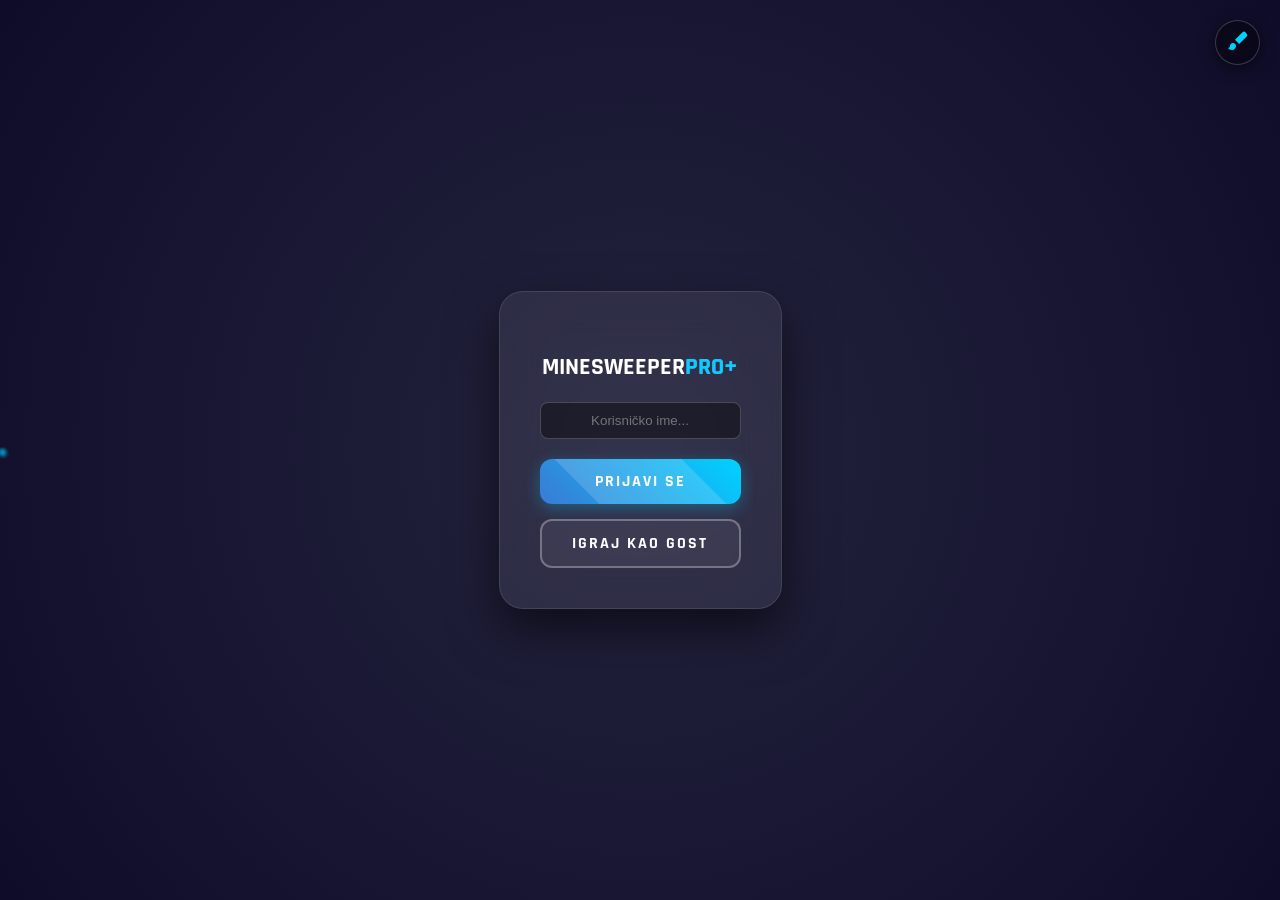
<file: index.html>
<!--MINESWEEPER PRO+ - MAIN GAME INTERFACE
   Glavna HTML struktura igre. Sadrži navigaciju, HUD, board, menije i modale. -->

<!DOCTYPE html>
<html lang="hr">
<head>
    <meta charset="UTF-8">
    <meta name="viewport" content="width=device-width, initial-scale=1.0">
    <title>Minesweeper Pro+</title>
    <link href="https://fonts.googleapis.com/css2?family=Orbitron:wght@400;700&family=Rajdhani:wght@500;700&display=swap" rel="stylesheet">
    <link rel="stylesheet" href="css/base.css?v=3.0">
    <link rel="stylesheet" href="css/buttons.css?v=3.0">
    <link rel="stylesheet" href="css/game.css?v=3.0">
    <link rel="stylesheet" href="css/animations.css?v=3.0">
    <link rel="stylesheet" href="css/themes.css?v=3.0">
    <link rel="stylesheet" href="css/friv.css?v=3.0">
    <link rel="icon" type="image/svg+xml" href="svg/icons/ikona.svg">
</head>
<body oncontextmenu="return false;">

    <div id="bg-effects"></div>

    <div class="container">
        <section id="auth-card" class="card">
            <h1>MINESWEEPER<span class="glitch">PRO+</span></h1>
            <div class="input-group">
                <input type="text" id="username-input" placeholder="Korisničko ime..." class="input-field" maxlength="15">

            </div>
            <div class="menu-buttons">
                <button class="btn btn-primary" onclick="login()">
                    <span class="btn-text">PRIJAVI SE</span>
                    <div class="btn-hover-effect"></div>
                </button>
                <button class="btn" onclick="playAsGuest()">IGRAJ KAO GOST</button>
            </div>
        </section>

        <button class="btn-theme-picker" onclick="openThemeModal()" title="Promijeni temu dizajna">
            <span data-svg="brush" data-width="24" data-height="24"></span>
        </button>

        <section id="menu" class="card hidden">
            <div class="profile-summary">
                <h2 id="welcome-msg">Dobrodošli, Agent</h2>
                <div class="global-stats">
                    <span class="stat-item">Ukupno mina: <b id="total-mines-stat">0</b></span>
                </div>
            </div>
            
            <div class="settings-group">
                <div class="selection-wrapper">
                    <label for="difficulty-select">OPERATIVNA TEŽINA</label>
                    <select id="difficulty-select" class="input-field" onchange="toggleCustom()">
                        <option value="easy">Easy (6x6)</option>
                        <option value="medium" selected>Medium (10x10)</option>
                        <option value="hard">Hard (15x15)</option>
                        <option value="impossible">Impossible (20x20)</option>
                        <option value="custom">Custom Mode</option>
                    </select>
                </div>
                
                <div id="custom-inputs" class="custom-grid-setup hidden">
                    <div class="mini-input">
                        <label>Veličina</label>
                        <input type="number" id="custom-size" value="10" min="5" max="30" class="input-field">
                    </div>
                    <div class="mini-input">
                        <label>Mine</label>
                        <input type="number" id="custom-mines" value="15" min="1" class="input-field">
                    </div>
                </div>
            </div>

            <div class="friv-grid-container section-divider">
                <h3 class="section-title">ODABERI IGRU</h3>
                <div class="friv-grid">
                    <div class="friv-tile career" onclick="startGame('Career')">
                        <span data-svg="trophy" data-width="36" data-height="36" class="tile-icon"></span>
                        <span class="tile-title">Karijera</span>
                    </div>
                    <div class="friv-tile training" onclick="startGame('Training')">
                        <span data-svg="target" data-width="36" data-height="36" class="tile-icon"></span>
                        <span class="tile-title">Trening</span>
                    </div>
                    <div class="friv-tile daily" onclick="startGame('Daily')">
                        <span data-svg="bell" data-width="36" data-height="36" class="tile-icon"></span>
                        <span class="tile-title">Dnevni<br>Izazov</span>
                    </div>
                    <div class="friv-tile minedash" onclick="startGame('MineDash')">
                        <span data-svg="stopwatch" data-width="36" data-height="36" class="tile-icon"></span>
                        <span class="tile-title">Mine Dash</span>
                    </div>
                    <div class="friv-tile treasure" onclick="startGame('TreasureHunter')">
                        <span data-svg="coin" data-width="36" data-height="36" class="tile-icon"></span>
                        <span class="tile-title">Treasure</span>
                    </div>
                    <div class="friv-tile chain" onclick="startGame('ChainReaction')">
                        <span data-svg="explosion" data-width="36" data-height="36" class="tile-icon"></span>
                        <span class="tile-title">Chain React</span>
                    </div>
                    <div class="friv-tile zen" onclick="startGame('ZenMode')">
                        <span data-svg="check" data-width="36" data-height="36" class="tile-icon"></span>
                        <span class="tile-title">Zen Vrt</span>
                    </div>
                    <div class="friv-tile fog" onclick="startGame('Fog')">
                        <span data-svg="flag" data-width="36" data-height="36" class="tile-icon"></span>
                        <span class="tile-title">Magla</span>
                    </div>
                </div>
            </div>
            <div id="shop-section" class="section-divider">
                <h3 class="section-title gold">
                    CRNO TRŽIŠTE 
                    <span class="coins-container">
                        <span id="coins-display">0</span> 
                        <span data-svg="coin" data-width="18" data-height="18" data-class="svg-coin"></span>
                    </span>
                </h3>
                <div class="perk-btn-group">
                    <button class="btn btn-small btn-perk" onclick="requestPerk('radar', 50)">
                        RADAR (50 <span data-svg="coin" data-width="14" data-height="14"></span>)
                    </button>
                    <button class="btn btn-small btn-perk" onclick="requestPerk('defuse', 100)">
                        DEFUSE KIT (100 <span data-svg="coin" data-width="14" data-height="14"></span>)
                    </button>
                </div>
            </div>
            
            <p id="high-level-display" class="career-status"></p>
            
            <div id="leaderboard-section" class="section-divider">
                <h3 class="section-title gold">TOP 10 AGENTA</h3>
                <ul id="leaderboard-list" class="leaderboard-list">
                    <li class="leaderboard-empty">Učitavanje...</li>
                </ul>
            </div>
        </section>

        <header id="hud" class="card hidden">
            <div class="hud-content">
                <div class="hud-user">
                    <span class="label">AGENT:</span>
                    <span id="current-user" class="value"></span>
                </div>
                <div class="hud-main-stats">
                    <div class="stat">
                        <span class="label">LVL</span>
                        <span id="level-val" class="value">1</span>
                    </div>
                    <div class="stat">
                        <span class="label">MINES</span>
                        <span id="mine-val" class="value">0</span>
                    </div>
                    <div class="stat">
                        <span class="label">APM</span>
                        <span id="apm-val" class="value">0</span>
                    </div>
                    <div class="stat">
                        <span class="label">TIME</span>
                        <span id="timer-val" class="value">00:00</span>
                    </div>
                </div>
                <button class="btn-exit" onclick="confirmExit()" title="Prekini misiju">×</button>
            </div>
        </header>

        <main id="game-container" class="hidden">
            <div id="game-scroll-wrapper">
                <div id="game"></div>
            </div>
        </main>
    </div>

    <!-- Modali i Top-level elementi (izvan container-a za z-index) -->
    <div id="message-overlay" class="overlay hidden">
        <div class="overlay-content card">
            <div class="icon-box" id="result-icon"></div>
            <h2 id="overlay-title">POBJEDA</h2>
            <p id="overlay-text">Sva polja su uspješno dekodirana.</p>
            <div class="reward-info hidden" id="reward-box">
                +1 Career Level
            </div>
            <button class="btn btn-primary" onclick="closeOverlay()">NASTAVI</button>
        </div>
    </div>

    <!-- Modal za potvrdu kupnje Perka -->
    <div id="perk-modal" class="overlay hidden">
        <div class="overlay-content card">
            <h2 id="perk-title">POWER-UP</h2>
            <p id="perk-desc">Opis moći...</p>
            <div id="perk-price-tag">Cijena: <span id="perk-cost">0</span> <span data-svg="coin" data-width="20" data-height="20" style="vertical-align: middle;"></span></div>
            <div class="perk-actions">
                <button class="btn btn-primary" id="perk-confirm-btn">KUPI</button>
                <button class="btn btn-secondary" onclick="closePerkModal()">ODUSTANI</button>
            </div>
        </div>
    </div>

    <!-- Modal za Theme Picker -->
    <div id="theme-modal" class="overlay hidden">
        <div class="overlay-content card" style="max-width: 400px;">
            <h2>DIZAJN TERMInALA</h2>
            <p>Odaberi vizualni stil svog sustava:</p>
            <div style="display:grid; grid-template-columns: repeat(2, 1fr); gap: 10px; margin: 20px 0;">
                <button class="btn btn-small btn-secondary" onclick="setUserTheme('classic')">Classic</button>
                <button class="btn btn-small btn-secondary" onclick="setUserTheme('cyberpunk')">Cyberpunk</button>
                <button class="btn btn-small btn-secondary" onclick="setUserTheme('matrix')">Matrix</button>
                <button class="btn btn-small btn-secondary" onclick="setUserTheme('retro')">Retro Win95</button>
                <button class="btn btn-small btn-secondary" onclick="setUserTheme('neon')">Neon</button>
                <button class="btn btn-small btn-secondary" onclick="setUserTheme('summer')">Ljeto</button>
                <button class="btn btn-small btn-secondary" onclick="setUserTheme('spring')">Proljeće</button>
                <button class="btn btn-small btn-secondary" onclick="setUserTheme('ocean')">Ocean</button>
                <button class="btn btn-small btn-secondary" onclick="setUserTheme('mars')">Mars</button>
                <button class="btn btn-small btn-secondary" onclick="setUserTheme('midnight')">Midnight</button>
                <button class="btn btn-small btn-secondary" onclick="setUserTheme('nature')">Nature</button>
                <button class="btn btn-small btn-secondary" onclick="setUserTheme('sunset')">Sunset</button>
            </div>
            <button class="btn btn-primary" onclick="closeThemeModal()">ZATVORI</button>
        </div>
    <!-- Modal za potvrdu (Confirm) -->
    <div id="confirm-modal" class="overlay hidden">
        <div class="overlay-content card pulse-anim" style="max-width: 350px;">
            <div id="confirm-icon" style="margin-bottom: 15px;"></div>
            <h2 id="confirm-title">POTVRDI AKCIJU</h2>
            <p id="confirm-msg" style="margin: 15px 0;"></p>
            <div class="perk-actions">
                <button id="confirm-cancel-btn" class="btn btn-secondary">ODUSTANI</button>
                <button id="confirm-ok-btn" class="btn btn-primary">POTVRDI</button>
            </div>
        </div>
    </div>

    <div id="notification-container"></div>
    
    <script src="js/notifier.js?v=3.5"></script>
    <script src="js/svg-loader.js?v=3.5"></script>
    <script src="js/globals.js?v=3.5"></script>
    <script src="js/api.js?v=3.5"></script>
    <script src="js/ui.js?v=3.5"></script>
    <script src="js/timer.js?v=3.5"></script>
    <script src="js/game.js?v=3.5"></script>
    <script src="js/cheats.js?v=3.5"></script>
</body>
</html>
</file>
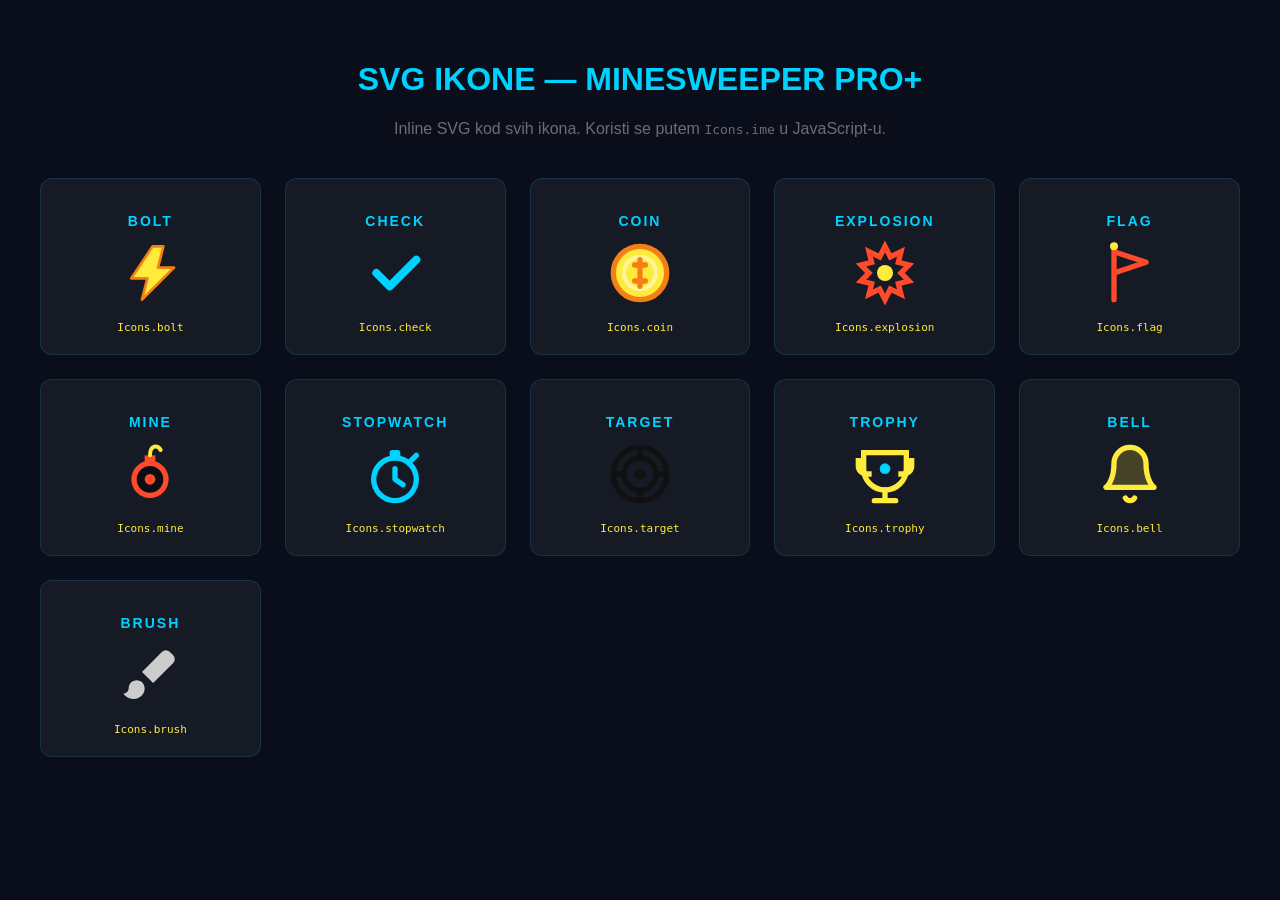
<file: svg-icons.html>
<!-- /* 
   MINESWEEPER PRO+ - SVG ICON LIBRARY
   Ova datoteka sadrži kompletan SVG kod svih ikona korištenih u igri.
   Ikone su optimizirane za brzu integraciju putem svg-loader.js.
*/ -->

<!DOCTYPE html>
<html lang="hr">
<head>
    <meta charset="UTF-8">
    <title>SVG Ikone - Minesweeper Pro+</title>
    <style>
        /* ===== SVG IKONE KOD ===== */
        /* Ova stranica sadrži SVG inline kod svih ikona korištenih u igri.
           Svaka ikona se poziva pomoću njenog ID-a preko svg-loader.js */

        body {
            margin: 0;
            padding: 40px;
            background: #0a0e1a;
            color: #ccc;
            font-family: 'Rajdhani', sans-serif;
        }
        h1 { color: #00d2ff; text-align: center; }
        .icon-grid {
            display: grid;
            grid-template-columns: repeat(auto-fill, minmax(220px, 1fr));
            gap: 24px;
            max-width: 1200px;
            margin: 40px auto;
        }
        .icon-card {
            background: rgba(255,255,255,0.05);
            border: 1px solid rgba(0,210,255,0.15);
            border-radius: 12px;
            padding: 20px;
            text-align: center;
        }
        .icon-card h3 {
            color: #00d2ff;
            margin-bottom: 12px;
            font-size: 14px;
            text-transform: uppercase;
            letter-spacing: 2px;
        }
        .icon-card svg { width: 64px; height: 64px; }
        .icon-card code {
            display: block;
            margin-top: 12px;
            color: #ffeb3b;
            font-size: 11px;
        }
    </style>
</head>
<body>
    <h1>SVG IKONE — MINESWEEPER PRO+</h1>
    <p style="text-align:center;opacity:0.5;">Inline SVG kod svih ikona. Koristi se putem <code>Icons.ime</code> u JavaScript-u.</p>

    <div class="icon-grid">

        <!-- ===== BOLT (Munja) ===== -->
        <div class="icon-card">
            <h3>Bolt</h3>
            <svg id="svg-bolt" viewBox="0 0 24 24" xmlns="http://www.w3.org/2000/svg">
                <!-- Munja -->
                <path d="M13 2 L5 14 h6 l-2 8 L21 10 h-6 l2 -8z"
                      fill="#ffeb3b" stroke="#f57f17" stroke-width="1"
                      stroke-linejoin="round"/>
            </svg>
            <code>Icons.bolt</code>
        </div>

        <!-- ===== CHECK (Kvačica) ===== -->
        <div class="icon-card">
            <h3>Check</h3>
            <svg id="svg-check" viewBox="0 0 24 24" xmlns="http://www.w3.org/2000/svg">
                <!-- Animacija crtanja kvačice -->
                <style>
                    .check-path {
                        stroke-dasharray: 40;
                        stroke-dashoffset: 40;
                        animation: drawCheck 0.5s ease-out forwards;
                    }
                    @keyframes drawCheck {
                        to { stroke-dashoffset: 0; }
                    }
                </style>
                <!-- Kvačica -->
                <path d="M5 12l5 5L20 7"
                      fill="none" stroke="#00d2ff" stroke-width="3"
                      stroke-linecap="round" stroke-linejoin="round"
                      class="check-path"/>
            </svg>
            <code>Icons.check</code>
        </div>

        <!-- ===== COIN (Novčić) ===== -->
        <div class="icon-card">
            <h3>Coin</h3>
            <svg id="svg-coin" viewBox="0 0 24 24" xmlns="http://www.w3.org/2000/svg">
                <!-- Vanjski krug -->
                <circle cx="12" cy="12" r="10" fill="#ffeb3b" stroke="#f57f17" stroke-width="2"/>
                <!-- Unutarnji prsten -->
                <circle cx="12" cy="12" r="6" fill="none" stroke="#fff" stroke-width="1.5" opacity="0.5"/>
                <!-- Znak valute ($) -->
                <path d="M12 7 v10 M10 9 h4 M10 15 h4"
                      stroke="#f57f17" stroke-width="2" stroke-linecap="round"/>
            </svg>
            <code>Icons.coin</code>
        </div>

        <!-- ===== EXPLOSION (Eksplozija) ===== -->
        <div class="icon-card">
            <h3>Explosion</h3>
            <svg id="svg-explosion" viewBox="0 0 24 24" xmlns="http://www.w3.org/2000/svg">
                <!-- Animacije eksplozije -->
                <style>
                    .burst {
                        animation: burstExpand 1.5s cubic-bezier(0.175, 0.885, 0.32, 1.275) infinite;
                        transform-origin: center;
                    }
                    @keyframes burstExpand {
                        0%   { transform: scale(0.5) rotate(0deg);   opacity: 1;   stroke: #ffeb3b; }
                        50%  { transform: scale(1.2) rotate(45deg);  opacity: 0.8; stroke: #ff4b2b; }
                        100% { transform: scale(0.8) rotate(90deg);  opacity: 0;   stroke: #9c27b0; }
                    }
                    .core {
                        animation: corePulse 1s infinite alternate;
                        transform-origin: center;
                    }
                    @keyframes corePulse {
                        from { transform: scale(1); }
                        to   { transform: scale(2.5); fill: #ffffff; }
                    }
                </style>
                <!-- Zvijezda eksplozije -->
                <path d="M12 2l2 4 4-2-1 4 4 1-3 3 3 3-4 1 1 4-4-2-2 4-2-4-4 2 1-4-4-1 3-3-3-3 4-1-1-4 4 2z"
                      fill="none" stroke="#ff4b2b" stroke-width="2" class="burst"/>
                <!-- Jezgra -->
                <circle cx="12" cy="12" r="3" fill="#ffeb3b" class="core"/>
            </svg>
            <code>Icons.explosion</code>
        </div>

        <!-- ===== FLAG (Zastavica) ===== -->
        <div class="icon-card">
            <h3>Flag</h3>
            <svg id="svg-flag" viewBox="0 0 24 24" xmlns="http://www.w3.org/2000/svg">
                <!-- Stijeg zastavice -->
                <path d="M6 22V2 M6 4l12 4-12 4"
                      fill="none" stroke="#ff4b2b" stroke-width="2"
                      stroke-linecap="round" stroke-linejoin="round"/>
                <!-- Vrh stupa -->
                <circle cx="6" cy="2" r="1.5" fill="#ffeb3b"/>
            </svg>
            <code>Icons.flag</code>
        </div>

        <!-- ===== MINE (Mina) ===== -->
        <div class="icon-card">
            <h3>Mine</h3>
            <svg id="svg-mine" viewBox="0 0 24 24" xmlns="http://www.w3.org/2000/svg">
                <!-- Animacije za minu -->
                <style>
                    .fuse-spark {
                        stroke-dasharray: 10;
                        animation: fuseBurn 1s linear infinite;
                    }
                    @keyframes fuseBurn {
                        0%   { stroke-dashoffset: 10; }
                        100% { stroke-dashoffset: 0; }
                    }
                    .mine-blink {
                        animation: mineBlink 1s infinite alternate;
                        transform-origin: center;
                    }
                    @keyframes mineBlink {
                        from { fill: #ff4b2b; transform: scale(1); }
                        to   { fill: #ffeb3b; transform: scale(1.5); }
                    }
                </style>
                <!-- Tijelo mine -->
                <circle cx="12" cy="14" r="6" fill="rgba(0,0,0,0.5)" stroke="#ff4b2b" stroke-width="2"/>
                <!-- Detonator -->
                <rect x="10" y="5" width="4" height="3" fill="#ff4b2b"/>
                <!-- Fitilj s iskrom -->
                <path d="M12 5 C 12 1, 15 1, 16 3"
                      fill="none" stroke="#ffeb3b" stroke-width="1.5"
                      stroke-linecap="round" class="fuse-spark"/>
                <!-- Središte (blink) -->
                <circle cx="12" cy="14" r="2" fill="#ff4b2b" class="mine-blink"/>
            </svg>
            <code>Icons.mine</code>
        </div>

        <!-- ===== STOPWATCH (Štoperica) ===== -->
        <div class="icon-card">
            <h3>Stopwatch</h3>
            <svg id="svg-stopwatch" viewBox="0 0 24 24" xmlns="http://www.w3.org/2000/svg">
                <!-- Krug sata -->
                <circle cx="12" cy="14" r="8" fill="none" stroke="#00d2ff" stroke-width="2"/>
                <!-- Gumb na vrhu -->
                <rect x="10" y="3" width="4" height="3" rx="1" fill="#00d2ff"/>
                <!-- Kazaljke -->
                <path d="M12 10 v4 l3 2"
                      fill="none" stroke="#00d2ff" stroke-width="2"
                      stroke-linecap="round" stroke-linejoin="round"/>
                <!-- Bočni gumb -->
                <path d="M18 7 l2 -2"
                      stroke="#00d2ff" stroke-width="2" stroke-linecap="round"/>
            </svg>
            <code>Icons.stopwatch</code>
        </div>

        <!-- ===== TARGET (Nišan) ===== -->
        <div class="icon-card">
            <h3>Target</h3>
            <svg id="svg-target" viewBox="0 0 24 24" xmlns="http://www.w3.org/2000/svg">
                <!-- Vanjski krug -->
                <circle cx="12" cy="12" r="10" fill="none" stroke="#111" stroke-width="2"/>
                <!-- Unutarnji krug -->
                <circle cx="12" cy="12" r="6" fill="none" stroke="#111" stroke-width="2"/>
                <!-- Središte (bullseye) -->
                <circle cx="12" cy="12" r="2" fill="#111"/>
                <!-- Križne linije nišana -->
                <path d="M12 2 v4 M12 18 v4 M2 12 h4 M18 12 h4"
                      stroke="#111" stroke-width="2" stroke-linecap="round"/>
            </svg>
            <code>Icons.target</code>
        </div>

        <!-- ===== TROPHY (Pehar) ===== -->
        <div class="icon-card">
            <h3>Trophy</h3>
            <svg id="svg-trophy" viewBox="0 0 24 24" xmlns="http://www.w3.org/2000/svg">
                <!-- Animacija dragulja -->
                <style>
                    .trophy-gem {
                        animation: gemGlow 1.5s infinite alternate;
                        transform-origin: center;
                    }
                    @keyframes gemGlow {
                        from { opacity: 0.5; filter: blur(1px); }
                        to   { opacity: 1;   filter: blur(2px) drop-shadow(0 0 8px #00d2ff); }
                    }
                </style>
                <!-- Pehar -->
                <path d="M4 4h16v6a8 8 0 0 1-16 0z"
                      fill="none" stroke="#ffeb3b" stroke-width="2"/>
                <!-- Postolje -->
                <path d="M12 18v4 m-4 0h8"
                      stroke="#ffeb3b" stroke-width="2" stroke-linecap="round"/>
                <!-- Ručke -->
                <path d="M4 7H2v2a3 3 0 0 0 3 3h2 m13-5h2v2a3 3 0 0 1-3 3h-2"
                      fill="none" stroke="#ffeb3b" stroke-width="2"/>
                <!-- Dragulj u sredini -->
                <circle cx="12" cy="10" r="2" fill="#00d2ff" class="trophy-gem"/>
            </svg>
            <code>Icons.trophy</code>
        </div>

        <!-- ===== BELL (Zvono) ===== -->
        <div class="icon-card">
            <h3>Bell</h3>
            <svg id="svg-bell" viewBox="0 0 24 24" xmlns="http://www.w3.org/2000/svg">
                <path d="M18 8A6 6 0 0 0 6 8c0 7-3 9-3 9h18s-3-2-3-9" 
                      fill="rgba(255, 235, 59, 0.2)" stroke="#ffeb3b" stroke-width="2" 
                      stroke-linecap="round" stroke-linejoin="round"/>
                <path d="M13.73 21a2 2 0 0 1-3.46 0" 
                      fill="#ffeb3b" stroke="#ffeb3b" stroke-width="2" 
                      stroke-linecap="round" stroke-linejoin="round"/>
            </svg>
            <code>Icons.bell</code>
        </div>
        
        <!-- ===== BRUSH (Kist) ===== -->
        <div class="icon-card">
            <h3>Brush</h3>
            <svg viewBox="0 0 24 24" xmlns="http://www.w3.org/2000/svg">
                <path d="M7 14c-1.66 0-3 1.34-3 3 0 1.31-1.16 2-2 2 .92 1.22 2.49 2 4 2 2.21 0 4-1.79 4-4 0-1.66-1.34-3-3-3zm13.71-9.37l-1.34-1.34a2 2 0 0 0-2.83 0L9 10.83l4.17 4.17 7.54-7.53a2 2 0 0 0 0-2.84z" 
                      fill="currentColor"/>
            </svg>
            <code>Icons.brush</code>
        </div>
    </div>
</body>
</html>
</file>
<file: css/base.css>
/**
 * MINESWEEPER PRO+ 
 * Base and UI components
 */

/* 
   MINESWEEPER PRO+ - BASE STYLES
   Osnovni layout aplikacije, tipografija, glassmorphism kartice, 
   gumbi i globalni reset stilova.
*/
:root {
    --bg: #0f0c29;
    --card-bg: rgba(255, 255, 255, 0.07);
    --primary: #00d2ff;
    --accent: #3a7bd5;
    --mine: #ff4b2b;
    --cell-size: 35px;
}

* { box-sizing: border-box; }

body {
    margin: 0;
    font-family: 'Rajdhani', 'Segoe UI', sans-serif;
    background: radial-gradient(circle at center, #24243e 0%, #0f0c29 100%);
    color: white;
    min-height: 100vh;
    display: flex;
    justify-content: center;
    align-items: center;
    overflow-x: hidden;
}

.glitch {
    position: relative;
    color: var(--primary);
    text-transform: uppercase;
    font-weight: 700;
}

.glitch::before, .glitch::after {
    content: 'PRO+';
    position: absolute;
    top: 0; left: 0; width: 100%; height: 100%;
    opacity: 0.8;
}

.glitch::before { color: #ff00c1; z-index: -1; animation: glitch-anim 0.3s cubic-bezier(.25, .46, .45, .94) both infinite; }
.glitch::after { color: #00fff9; z-index: -2; animation: glitch-anim 0.3s cubic-bezier(.25, .46, .45, .94) reverse both infinite; }

@keyframes glitch-anim {
    0% { transform: translate(0); }
    20% { transform: translate(-2px, 2px); }
    40% { transform: translate(-2px, -2px); }
    60% { transform: translate(2px, 2px); }
    80% { transform: translate(2px, -2px); }
    100% { transform: translate(0); }
}

.card {
    background: var(--card-bg);
    backdrop-filter: blur(20px);
    border: 1px solid rgba(255, 255, 255, 0.1);
    padding: 2.5rem;
    border-radius: 24px;
    box-shadow: 0 20px 50px rgba(0,0,0,0.6);
    text-align: center;
    width: 100%;
    max-width: 500px;
}

#custom-inputs {
    display: flex;
    justify-content: center;
    gap: 15px;
    margin-top: 15px;
    animation: fadeIn 0.3s ease;
}

.mini-input label {
    display: block;
    font-size: 0.7rem;
    margin-bottom: 5px;
    color: var(--primary);
}

.input-field {
    background: rgba(0,0,0,0.4);
    border: 1px solid rgba(255,255,255,0.2);
    color: white;
    padding: 10px 15px;
    border-radius: 8px;
    outline: none;
    transition: 0.3s;
    text-align: center;
}

.input-field:focus { border-color: var(--primary); box-shadow: 0 0 10px rgba(0,210,255,0.3); }

.hidden { display: none !important; }

/* Extracted from Index and JS */
.section-divider {
    margin-top: 25px;
    border-top: 1px solid rgba(255,255,255,0.1);
    padding-top: 15px;
}

.section-title {
    font-size: 0.9rem;
    color: var(--primary);
    text-transform: uppercase;
    margin-bottom: 15px;
    letter-spacing: 2px;
}

.section-title.gold {
    color: #ffeb3b;
    margin-bottom: 10px;
}

.btn-daily {
    background: linear-gradient(45deg, #ffeb3b, #ff9800);
    color: black;
    box-shadow: 0 4px 15px rgba(255, 152, 0, 0.4);
    display: flex;
    align-items: center;
    justify-content: center;
    gap: 8px;
}

.coins-container {
    float: right;
    display: flex;
    align-items: center;
    gap: 5px;
}

.svg-coin {
    vertical-align: text-bottom;
    filter: drop-shadow(0 0 3px rgba(255, 215, 0, 0.5));
}

.svg-target {
    filter: drop-shadow(0 0 2px rgba(0,0,0,0.3));
}

.perk-btn-group {
    display: flex;
    gap: 10px;
    flex-wrap: wrap;
}

.btn-perk {
    flex: 1;
    display: flex;
    align-items: center;
    justify-content: center;
    gap: 5px;
}

.leaderboard-list {
    list-style: none;
    padding: 0;
    margin: 0;
    text-align: left;
    font-size: 0.85rem;
    max-height: 120px;
    overflow-y: auto;
}

.leaderboard-item {
    display: flex;
    justify-content: space-between;
    padding: 4px 8px;
    border-bottom: 1px solid rgba(255,255,255,0.05);
}

.leaderboard-empty {
    text-align: center;
    opacity: 0.5;
}

.cell-shield {
    font-size: 1.2rem;
}

.cursor-target {
    cursor: crosshair;
}

.radar-highlight {
    background: rgba(255, 0, 0, 0.4) !important;
    transition: background 0.3s;
}

/* --- NOTIFIKACIJE (TOASTS) --- */
#notification-container {
    position: fixed !important;
    top: 20px !important;
    right: 20px !important;
    z-index: 9999 !important;
    display: flex;
    flex-direction: column;
    gap: 10px;
    pointer-events: none;
    width: auto;
    height: auto;
}

.toast {
    background: rgba(15, 12, 41, 0.9);
    backdrop-filter: blur(10px);
    border-left: 4px solid var(--primary);
    color: white;
    padding: 12px 20px;
    border-radius: 8px;
    box-shadow: 0 5px 15px rgba(0,0,0,0.4);
    font-size: 0.9rem;
    min-width: 250px;
    max-width: 350px;
    display: flex;
    align-items: center;
    gap: 12px;
    pointer-events: auto;
    animation: toastSlideIn 0.4s cubic-bezier(0.175, 0.885, 0.32, 1.275) forwards;
    cursor: pointer;
}

.toast.success { border-left-color: #4CAF50; }
.toast.error { border-left-color: #ff4b2b; }
.toast.warning { border-left-color: #ffeb3b; }

@keyframes toastSlideIn {
    from { transform: translateX(120%); opacity: 0; }
    to { transform: translateX(0); opacity: 1; }
}

.toast.fade-out {
    animation: toastFadeOut 0.5s ease forwards;
}

@keyframes toastFadeOut {
    to { transform: translateX(20px); opacity: 0; }
}

#perk-price-tag {
    margin: 15px 0;
    font-size: 1.2rem;
    color: #ffeb3b;
    font-weight: bold;
}

.perk-actions {
    display: flex;
    gap: 15px;
    justify-content: center;
    margin-top: 20px;
}

.btn-secondary {
    background: rgba(255,255,255,0.1);
    border: 1px solid rgba(255,255,255,0.2) !important;
}

.btn-secondary:hover {
    background: rgba(255,255,255,0.2);
}

.btn-theme-picker {
    position: absolute;
    top: 20px;
    right: 20px;
    z-index: 1000;
    width: 45px;
    height: 45px;
    border-radius: 50%;
    background: rgba(0, 0, 0, 0.4);
    border: 1px solid rgba(255, 255, 255, 0.2);
    color: var(--primary);
    display: flex;
    justify-content: center;
    align-items: center;
    cursor: pointer;
    backdrop-filter: blur(5px);
    transition: all 0.3s ease;
    box-shadow: 0 4px 15px rgba(0,0,0,0.5);
}

.btn-theme-picker:hover {
    transform: rotate(30deg) scale(1.1);
    background: var(--primary);
    color: #000;
    border-color: #fff;
    box-shadow: 0 0 20px var(--primary);
}
</file>
<file: css/buttons.css>
/* --- GUMBI (BUTTONS) --- */
/* 
   MINESWEEPER PRO+ - BUTTON STYLES
   Definicija svih stilova za gumbe u igri: od glavnog izbornika,
   HUD kontrola, do specijalnih gumba za kupnju i potvrdu akcija.
*/

.menu-buttons {
    display: flex;
    flex-direction: column;
    gap: 15px;
    margin-top: 20px;
}

.btn {
    position: relative;
    padding: 12px 28px;
    font-family: 'Rajdhani', sans-serif;
    font-size: 1rem;
    font-weight: 700;
    text-transform: uppercase;
    letter-spacing: 2px;
    color: white;
    background: rgba(255, 255, 255, 0.05);
    border: 2px solid rgba(255, 255, 255, 0.3);
    border-radius: 12px;
    cursor: pointer;
    overflow: hidden;
    transition: all 0.3s cubic-bezier(0.23, 1, 0.32, 1);
    outline: none;
}

/* Primarni gumb (Login, Start Career) */
.btn-primary {
    background: linear-gradient(45deg, var(--accent), var(--primary));
    border: none;
    box-shadow: 0 4px 15px rgba(0, 210, 255, 0.3);
}

.btn-primary:hover {
    box-shadow: 0 6px 25px rgba(0, 210, 255, 0.5);
    transform: translateY(-3px) scale(1.02);
}

/* Sekundarni gumbi (Guest, Training) */
.btn:not(.btn-primary):hover {
    background: rgba(255, 255, 255, 0.1);
    border-color: var(--primary);
    color: var(--primary);
    box-shadow: 0 0 15px rgba(0, 210, 255, 0.2);
}

/* Click efekt za sve gumbe */
.btn:active {
    transform: translateY(1px) scale(0.98);
}

/* Sjajni prijelaz na hover za primarni gumb */
.btn-primary::after {
    content: '';
    position: absolute;
    top: -50%;
    left: -50%;
    width: 200%;
    height: 200%;
    background: rgba(255, 255, 255, 0.15);
    transform: rotate(45deg);
    transition: 0.6s;
    pointer-events: none;
}

.btn-primary:hover::after {
    left: 120%;
}

/* HUD mali gumb za izlaz */
.btn-small, .btn-exit {
    padding: 5px 12px;
    background: rgba(255, 75, 43, 0.1);
    border: 1px solid var(--mine);
    color: var(--mine);
    font-family: 'Rajdhani', sans-serif;
    font-weight: bold;
    border-radius: 6px;
    cursor: pointer;
    transition: 0.3s;
}

.btn-small:hover {
    background: var(--mine);
    color: white;
    box-shadow: 0 0 10px var(--mine);
}
</file>
<file: css/game.css>
/* 
   MINESWEEPER PRO+ - GAME BOARD STYLES
   Vizualni detalji za igračku mrežu, polja, brojeve i specijalne efekte
   poput Magle (Fog of War) i vizualnih animacija eksplozije.
*/
/* --- GAME ELEMENTS --- */

#game-container {
    max-width: 95vw;
    max-height: 70vh;
    overflow: auto;
    padding: 10px;
}

#game {
    display: grid;
    gap: 4px;
    margin: 0 auto;
    width: fit-content;
}

.cell {
    width: var(--cell-size);
    height: var(--cell-size);
    background: rgba(255,255,255,0.08);
    border-radius: 4px;
    display: flex;
    align-items: center;
    justify-content: center;
    cursor: pointer;
    font-weight: 700;
    transition: background 0.2s, transform 0.2s;
    user-select: none;
    font-size: 1.1rem;
}

.cell:hover:not(.open) {
    background: rgba(255,255,255,0.18);
    transform: translateY(-2px);
}

.cell.open {
    background: rgba(255,255,255,0.9);
    color: #1a1a1a;
    animation: revealEffect 0.2s forwards;
}

.animated-mine, .animated-flag, .animated-check {
    width: 65%;
    height: 65%;
    display: block;
    margin: auto;
}

.cell.mine {
    background: var(--mine) !important;
    animation: explode 0.5s cubic-bezier(.36,.07,.19,.97) both;
}

.cell.hit-mine {
    background: #ff4b2b !important;
    box-shadow: 0 0 15px #ff4b2b;
    z-index: 10;
    animation: explode 0.8s infinite;
}

/* Fog Mode */
#game.foggy .cell:not(.fog-revealed) {
    background: #000;
    box-shadow: inset 0 0 10px rgba(255,255,255,0.05);
    border: 1px solid #111;
}
#game.foggy .cell:not(.fog-revealed):hover {
    background: #111;
}
#game.foggy .cell:not(.fog-revealed) svg {
    opacity: 0; /* Sakrij zastavice u mraku dok ih ne otkrijemo */
}

#hud .hud-content {
    display: flex;
    justify-content: space-between;
    align-items: center;
    width: 100%;
}

.stat { display: flex; flex-direction: column; align-items: center; }
.stat .label { font-size: 0.6rem; letter-spacing: 1px; opacity: 0.8; }
.stat .value { font-size: 1.1rem; color: var(--primary); font-family: 'Orbitron', sans-serif; font-weight: bold; }

.overlay {
    position: fixed;
    top: 0; left: 0; width: 100%; height: 100%;
    background: rgba(0,0,0,0.85);
    display: flex;
    justify-content: center;
    align-items: center;
    z-index: 1000;
}

.overlay-content { border: 2px solid var(--primary); max-width: 350px; }
</file>
<file: css/animations.css>
/* --- ANIMACIJE --- */
/* 
   MINESWEEPER PRO+ - ANIMATION LIBRARY
   Kolekcija svih vizualnih efekata, prijelaza i animacija
   korištenih u igri (eksplozije, bljeskovi, treptanja, itd.).
*/

@keyframes fadeIn { from { opacity: 0; } to { opacity: 1; } }

@keyframes revealEffect {
    from { transform: scale(0.5); opacity: 0; }
    to { transform: scale(1); opacity: 1; }
}

@keyframes explode {
    0% { transform: scale(1); }
    50% { transform: scale(1.2); filter: brightness(1.5); }
    100% { transform: scale(1); }
}

.shake {
    animation: shakeAnim 0.4s cubic-bezier(.36,.07,.19,.97) both;
}

@keyframes shakeAnim {
    10%, 90% { transform: translate3d(-1px, 0, 0); }
    20%, 80% { transform: translate3d(2px, 0, 0); }
    30%, 50%, 70% { transform: translate3d(-4px, 0, 0); }
    40%, 60% { transform: translate3d(4px, 0, 0); }
}

.overlay {
    backdrop-filter: blur(0px);
    transition: backdrop-filter 0.5s ease;
}

.overlay:not(.hidden) {
    backdrop-filter: blur(8px);
    animation: fadeInBg 0.4s forwards;
}

@keyframes fadeInBg {
    from { background: rgba(0,0,0,0); }
    to { background: rgba(0,0,0,0.85); }
}

.overlay-content {
    transform: scale(0.7) translateY(50px);
    opacity: 0;
    transition: all 0.5s cubic-bezier(0.34, 1.56, 0.64, 1);
}

.overlay:not(.hidden) .overlay-content {
    transform: scale(1) translateY(0);
    opacity: 1;
}

.end-icon {
    font-size: 4rem;
    display: block;
    margin-bottom: 10px;
    animation: pulseIcon 2s infinite;
}

@keyframes pulseIcon {
    0% { transform: scale(1); filter: drop-shadow(0 0 0px var(--primary)); }
    50% { transform: scale(1.1); filter: drop-shadow(0 0 15px var(--primary)); }
    100% { transform: scale(1); filter: drop-shadow(0 0 0px var(--primary)); }
}

.confetti {
    position: fixed;
    width: 10px;
    height: 10px;
    background-color: var(--primary);
    z-index: 1001;
    pointer-events: none;
    border-radius: 2px;
}

@keyframes confettiFall {
    0% { transform: translateY(0) rotate(0deg); opacity: 1; }
    100% { transform: translateY(110vh) rotate(720deg); opacity: 0; }
}

/* Statistika pobjede */
.win-stats {
    display: flex;
    justify-content: center;
    gap: 20px;
    margin: 15px 0;
    font-size: 1rem;
    color: rgba(255,255,255,0.9);
}
.win-stats b {
    color: var(--primary);
}
.win-icon {
    vertical-align: middle;
    margin-right: 2px;
}

/* SVG ICON ANIMATIONS */
.animated-flag {
    animation: waveFlag 1s ease-in-out infinite alternate;
    transform-origin: bottom center;
}
@keyframes waveFlag {
    from { transform: skewX(-5deg) scale(0.9); }
    to { transform: skewX(10deg) scale(1.1); }
}

.animated-mine { filter: drop-shadow(0 0 5px #ff4b2b); }
.fuse-spark { stroke-dasharray: 10; animation: fuseBurn 1s linear infinite; }
@keyframes fuseBurn {
    0% { stroke-dashoffset: 10; }
    100% { stroke-dashoffset: 0; }
}
.mine-blink { animation: mineBlink 1s infinite alternate; }
@keyframes mineBlink {
    from { fill: #ff4b2b; transform: scale(1); }
    to { fill: #ffeb3b; transform: scale(1.5); }
}

.animated-check path {
    stroke-dasharray: 40;
    stroke-dashoffset: 40;
    animation: drawCheck 0.5s ease-out forwards;
}
@keyframes drawCheck {
    to { stroke-dashoffset: 0; }
}

.animated-trophy { width: 80px; height: 80px; display: block; margin: 0 auto; filter: drop-shadow(0 0 10px #ffeb3b); animation: floatTrophy 2s ease-in-out infinite alternate; }
@keyframes floatTrophy {
    from { transform: translateY(0px) scale(1); }
    to { transform: translateY(-8px) scale(1.05); }
}
.trophy-gem { animation: gemGlow 1.5s infinite alternate; transform-origin: center; }
@keyframes gemGlow {
    from { opacity: 0.5; filter: blur(1px); }
    to { opacity: 1; filter: blur(2px) drop-shadow(0 0 8px #00d2ff); }
}

.animated-explosion { width: 80px; height: 80px; display: block; margin: 0 auto; filter: drop-shadow(0 0 15px #ff4b2b); }
.burst { animation: burstExpand 1.5s cubic-bezier(0.175, 0.885, 0.32, 1.275) infinite; transform-origin: center; }
@keyframes burstExpand {
    0% { transform: scale(0.5) rotate(0deg); opacity: 1; stroke: #ffeb3b; }
    50% { transform: scale(1.2) rotate(45deg); opacity: 0.8; stroke: #ff4b2b; }
    100% { transform: scale(0.8) rotate(90deg); opacity: 0; stroke: #9c27b0; }
}
.core { animation: corePulse 1s infinite alternate; transform-origin: center; }
@keyframes corePulse {
    from { transform: scale(1); }
    to { transform: scale(2.5); fill: #ffffff; }
}

/* --- GAME OVER CINEMATIC ANIMATIONS --- */

.mine-reveal-anim {
    animation: minePop 0.5s cubic-bezier(0.175, 0.885, 0.32, 1.275) both;
    background: #ff9800 !important; /* Jarko narančasta za vidljivost */
    box-shadow: 0 0 10px rgba(255, 152, 0, 0.5);
    z-index: 5;
}

@keyframes minePop {
    0% { transform: scale(0); opacity: 0; filter: brightness(3) saturate(2); }
    70% { transform: scale(1.2); opacity: 1; filter: brightness(1.5) saturate(1.5); }
    100% { transform: scale(1); opacity: 1; filter: brightness(1) saturate(1); }
}

/* --- EKSTRA MODERNE ANIMACIJE --- */

/* Ripple efekt pri kliku na polje */
.ripple-fx {
    position: absolute;
    border-radius: 50%;
    background: rgba(255, 255, 255, 0.4);
    transform: scale(0);
    animation: rippleAnim 0.6s linear;
    pointer-events: none;
}

@keyframes rippleAnim {
    to { transform: scale(4); opacity: 0; }
}

/* Plutajuće čestice u pozadini */
.ambient-particle {
    position: fixed;
    border-radius: 50%;
    background: var(--primary);
    filter: blur(2px);
    opacity: 0.15;
    z-index: -1;
    animation: floatAnim var(--d) linear infinite;
    pointer-events: none;
}

@keyframes floatAnim {
    from { transform: translateY(100vh) translateX(var(--x)); }
    to { transform: translateY(-10vh) translateX(calc(var(--x) + 50px)); }
}

/* Pulsiranje aktivnih elemenata */
.pulse-soft {
    animation: pulseSoft 2s ease-in-out infinite;
}

@keyframes pulseSoft {
    0%, 100% { opacity: 0.8; transform: scale(1); }
    50% { opacity: 1; transform: scale(1.05); }
}

.shake { animation: shake 0.3s ease-in-out; }
@keyframes shake {
    0%, 100% { transform: translateX(0); }
    25% { transform: translateX(-5px); }
    75% { transform: translateX(5px); }
}

.mine-reveal-anim { animation: mineReveal 0.5s cubic-bezier(0.175, 0.885, 0.32, 1.275) forwards; }
@keyframes mineReveal {
    from { transform: scale(0) rotate(-45deg); opacity: 0; }
    to { transform: scale(1) rotate(0); opacity: 1; }
}

.wrong-flag-fall { animation: flagFall 0.8s ease-in forwards; }
@keyframes flagFall {
    0% { transform: translateY(0) rotate(0); }
    100% { transform: translateY(100px) rotate(45deg); opacity: 0; }
}

.cell-shake {
    animation: cellShake 0.3s ease-in-out;
}

@keyframes cellShake {
    0%, 100% { transform: translateX(0); }
    25% { transform: translateX(-3px); }
    75% { transform: translateX(3px); }
}

.wrong-flag-fall {
    position: relative;
    overflow: visible !important; /* Allow it to fall outside cell */
}

.wrong-flag-fall svg {
    animation: flagFall 0.9s cubic-bezier(0.6, -0.28, 0.735, 0.045) forwards;
    z-index: 100;
}

@keyframes flagFall {
    0% { transform: translateY(0) rotate(0deg) scale(1); opacity: 1; }
    20% { transform: translateY(-15px) rotate(-15deg) scale(1.2); opacity: 1; }
    100% { transform: translateY(150px) rotate(60deg) scale(0.5); opacity: 0; }
}

.wrong-flag-x {
    color: #ff4b2b;
    font-weight: 800;
    font-family: 'Orbitron', sans-serif;
    font-size: 1.2rem;
    display: block;
    animation: fadeIn 0.4s ease-out;
    text-shadow: 0 0 5px rgba(255, 75, 43, 0.5);
    line-height: 1;
}

.radar-pulse {
    animation: radarPulseAnim 2.5s ease-out;
    background: rgba(0, 210, 255, 0.4) !important;
    z-index: 5;
}

@keyframes radarPulseAnim {
    0% { box-shadow: 0 0 0 0 rgba(0, 210, 255, 0.7); transform: scale(1); }
    30% { box-shadow: 0 0 20px 10px rgba(0, 210, 255, 0); transform: scale(1.05); }
    100% { box-shadow: 0 0 0 0 rgba(0, 210, 255, 0); transform: scale(1); }
}

.disarm-spark {
    animation: disarmSparkAnim 0.6s ease-out;
}

@keyframes disarmSparkAnim {
    0% { filter: brightness(3) saturate(2); transform: scale(1); }
    100% { filter: brightness(1) saturate(1); transform: scale(1.1); }
}
</file>
<file: css/themes.css>
/* 
   MINESWEEPER PRO+ - ULTIMATE THEME DEFINITIONS
   Sada s unikatnim dizajnima za GAME MODEOVE (pločice) unutar svake teme.
*/

/* =========================================
   1. MATRIX - Digital Grid
   ========================================= */
body.theme-matrix { background: #000 !important; background-image: linear-gradient(rgba(0, 255, 0, 0.05) 1px, transparent 1px), linear-gradient(90deg, rgba(0, 255, 0, 0.05) 1px, transparent 1px) !important; background-size: 20px 20px !important; }
body.theme-matrix .card { background: rgba(0, 10, 0, 0.95) !important; border: 1px solid #0f0 !important; box-shadow: 0 0 30px #0f04 !important; }
body.theme-matrix .cell { background: #010 !important; border: 1px solid #0f05 !important; }
body.theme-matrix .cell.open { background: #000 !important; color: #0f0 !important; box-shadow: inset 0 0 5px #0f0; }

/* Matrix specifične pločice - Zeleni spektar */
body.theme-matrix .friv-tile { border-radius: 0 !important; border-color: #0f0 !important; }
body.theme-matrix .friv-tile.career { background: #003300 !important; }
body.theme-matrix .friv-tile.training { background: #004400 !important; }
body.theme-matrix .friv-tile.daily { background: #005500 !important; }
body.theme-matrix .friv-tile.minedash { background: #002200 !important; }
body.theme-matrix .friv-tile.treasure { background: #006600 !important; }
body.theme-matrix .friv-tile.chain { background: #224400 !important; }
body.theme-matrix .friv-tile.zen { background: #001100 !important; }
body.theme-matrix .friv-tile.fog { background: #000 !important; }

/* =========================================
   2. CYBERPUNK - Night City
   ========================================= */
body.theme-cyberpunk { background: #0d0221 !important; background-image: radial-gradient(circle at 50% 50%, #2f0449 0%, #0d0221 100%) !important; }
body.theme-cyberpunk .card { background: rgba(13, 2, 33, 0.8) !important; border: 2px solid #00fff9 !important; box-shadow: -5px -5px 0 #ff007f, 5px 5px 0 #00fff9 !important; }
body.theme-cyberpunk .cell { background: #ff007f !important; border-radius: 0; }
body.theme-cyberpunk .cell.open { background: #0d0221 !important; color: #fcee0a !important; border: 1px solid #00fff9; }

/* Cyberpunk specifične pločice - Neon spektar */
body.theme-cyberpunk .friv-tile { border-radius: 0 !important; border-width: 4px !important; }
body.theme-cyberpunk .friv-tile.career { background: #ff007f !important; box-shadow: 4px 4px 0 #00fff9 !important; }
body.theme-cyberpunk .friv-tile.training { background: #00fff9 !important; box-shadow: 4px 4px 0 #ff007f !important; color: #000; }
body.theme-cyberpunk .friv-tile.daily { background: #fcee0a !important; box-shadow: 4px 4px 0 #000 !important; color: #000; }
body.theme-cyberpunk .friv-tile.minedash { background: #bc00ff !important; box-shadow: 4px 4px 0 #00fff9 !important; }
body.theme-cyberpunk .friv-tile.treasure { background: #00ff00 !important; box-shadow: 4px 4px 0 #000 !important; color: #000; }
body.theme-cyberpunk .friv-tile.chain { background: #ff4e00 !important; }
body.theme-cyberpunk .friv-tile.zen { background: #000 !important; border-color: #00fff9 !important; }
body.theme-cyberpunk .friv-tile.fog { background: #333 !important; }

/* =========================================
   3. RETRO (Win95) - Blue Taskbar Edition
   ========================================= */
body.theme-retro { background: #57a1a1 !important; background-image: url('[data-uri]') !important; }
body.theme-retro .card { background: #c0c0c0 !important; border: 2px solid !important; border-top-color: #fff !important; border-left-color: #fff !important; border-right-color: #808080 !important; border-bottom-color: #808080 !important; box-shadow: 1px 1px 0 #000, -1px -1px 0 #dfdfdf !important; border-radius: 0 !important; }
body.theme-retro .cell { background: #c0c0c0 !important; border: 2px solid !important; border-top-color: #fff !important; border-left-color: #fff !important; border-right-color: #808080 !important; border-bottom-color: #808080 !important; border-radius: 0; }

/* Retro specifične pločice - Win95 System Colors */
body.theme-retro .friv-tile { border-radius: 0 !important; border: 2px solid !important; border-top-color: #fff !important; border-left-color: #fff !important; color: #000 !important; }
body.theme-retro .friv-tile.career { background: #000080 !important; color: #fff !important; }
body.theme-retro .friv-tile.training { background: #008000 !important; color: #fff !important; }
body.theme-retro .friv-tile.daily { background: #800000 !important; color: #fff !important; }
body.theme-retro .friv-tile.minedash { background: #800080 !important; color: #fff !important; }
body.theme-retro .friv-tile.treasure { background: #808000 !important; }
body.theme-retro .friv-tile.chain { background: #ff4500 !important; }
body.theme-retro .friv-tile.zen { background: #c0c0c0 !important; }
body.theme-retro .friv-tile.fog { background: #808080 !important; }

/* =========================================
   4. OCEAN - Shallow Reef
   ========================================= */
body.theme-ocean { background: #3a7bd5 !important; background-image: linear-gradient(180deg, #3a7bd5 0%, #00d2ff 100%) !important; }
body.theme-ocean .card { background: rgba(255, 255, 255, 0.2) !important; backdrop-filter: blur(15px) !important; border-radius: 30px !important; border: 2px solid rgba(255, 255, 255, 0.4) !important; }

/* Ocean specifične pločice - Vodeni spektar */
body.theme-ocean .friv-tile { border-radius: 20px 20px 60% 60% !important; border: 2px solid rgba(255,255,255,0.5) !important; }
body.theme-ocean .friv-tile.career { background: #004e92 !important; }
body.theme-ocean .friv-tile.training { background: #00c6ff !important; }
body.theme-ocean .friv-tile.daily { background: #ff512f !important; }
body.theme-ocean .friv-tile.minedash { background: #74ebd5 !important; }
body.theme-ocean .friv-tile.treasure { background: #8e44ad !important; }
body.theme-ocean .friv-tile.chain { background: #e67e22 !important; }
body.theme-ocean .friv-tile.zen { background: #2ecc71 !important; }
body.theme-ocean .friv-tile.fog { background: #2c3e50 !important; }

/* =========================================
   5. MARS - Orbital View
   ========================================= */
body.theme-mars { background: #451b0d !important; background-image: radial-gradient(circle at top, #fc4a1a, #451b0d) !important; }
body.theme-mars .card { background: rgba(20, 10, 5, 0.9) !important; border: 2px solid #fc4a1a !important; }

/* Mars specifične pločice - Rusty spektar */
body.theme-mars .friv-tile { border-radius: 12px 12px 0 0 !important; border: 2px solid #5d1a04 !important; }
body.theme-mars .friv-tile.career { background: #8e2e00 !important; }
body.theme-mars .friv-tile.training { background: #b04e21 !important; }
body.theme-mars .friv-tile.daily { background: #ed213a !important; }
body.theme-mars .friv-tile.minedash { background: #451b0d !important; }
body.theme-mars .friv-tile.treasure { background: #f39c12 !important; }
body.theme-mars .friv-tile.chain { background: #d35400 !important; }
body.theme-mars .friv-tile.zen { background: #27ae60 !important; }
body.theme-mars .friv-tile.fog { background: #190a05 !important; }

/* =========================================
   6. NATURE - Forest Floor
   ========================================= */
body.theme-nature { background: #2d5a27 !important; background-image: linear-gradient(135deg, #1e352f, #2d5a27) !important; }
body.theme-nature .card { background: #fdf5e6 !important; border: 10px solid #8b4513 !important; border-radius: 12px !important; }

/* Nature specifične pločice - Organski spektar */
body.theme-nature .friv-tile { border-radius: 50% 50% 10% 50% !important; border: 4px solid #fff !important; }
body.theme-nature .friv-tile.career { background: #1b5e20 !important; }
body.theme-nature .friv-tile.training { background: #4caf50 !important; }
body.theme-nature .friv-tile.daily { background: #e91e63 !important; }
body.theme-nature .friv-tile.minedash { background: #3f51b5 !important; }
body.theme-nature .friv-tile.treasure { background: #ffeb3b !important; color: #000; }
body.theme-nature .friv-tile.chain { background: #ff9800 !important; }
body.theme-nature .friv-tile.zen { background: #8bc34a !important; }
body.theme-nature .friv-tile.fog { background: #263238 !important; }

/* =========================================
   7. MIDNIGHT - Black Hole
   ========================================= */
body.theme-midnight { background: #000 !important; }
body.theme-midnight .card { background: #050505 !important; border: 1px solid #222 !important; }

/* Midnight specifične pločice - Dark spektar */
body.theme-midnight .friv-tile { border-radius: 15px !important; border: 1px solid #222 !important; filter: brightness(0.8); }
body.theme-midnight .friv-tile.career { background: #111 !important; border-color: #ffeb3b !important; }
body.theme-midnight .friv-tile.training { background: #111 !important; border-color: #00c6ff !important; }
body.theme-midnight .friv-tile.daily { background: #111 !important; border-color: #ff4b2b !important; }
body.theme-midnight .friv-tile.minedash { background: #111 !important; border-color: #bc00ff !important; }
body.theme-midnight .friv-tile.treasure { background: #111 !important; border-color: #11998e !important; }
body.theme-midnight .friv-tile.chain { background: #111 !important; border-color: #f12711 !important; }
body.theme-midnight .friv-tile.zen { background: #111 !important; border-color: #56ab2f !important; }
body.theme-midnight .friv-tile.fog { background: #000 !important; border-color: #444 !important; }

/* =========================================
   8. SUNSET - Evening Sky
   ========================================= */
body.theme-sunset { background: #ee0979 !important; background-image: linear-gradient(0deg, #ee0979, #ff6a00) !important; }

/* Sunset specifične pločice - Warm spektar */
body.theme-sunset .friv-tile { border-radius: 5px 40px 5px 40px !important; border: 2px solid white !important; }
body.theme-sunset .friv-tile.career { background: #4f005d !important; }
body.theme-sunset .friv-tile.training { background: #003973 !important; }
body.theme-sunset .friv-tile.daily { background: #d31027 !important; }
body.theme-sunset .friv-tile.minedash { background: #2c3e50 !important; }
body.theme-sunset .friv-tile.treasure { background: #11998e !important; }
body.theme-sunset .friv-tile.chain { background: #f09819 !important; }
body.theme-sunset .friv-tile.zen { background: #1d976c !important; }
body.theme-sunset .friv-tile.fog { background: #3d3d3d !important; }

/* =========================================
   9. NEON - Electric Violet
   ========================================= */
body.theme-neon { background: #11001c !important; }
body.theme-neon .friv-tile { border: 2px solid #00f5ff !important; box-shadow: 0 0 10px rgba(0,245,255,0.3) !important; }
body.theme-neon .friv-tile.career { background: #ff00ff !important; box-shadow: 0 0 15px #ff00ff !important; }
body.theme-neon .friv-tile.training { background: #00f5ff !important; color: #000 !important; }
body.theme-neon .friv-tile.daily { background: #ff4b2b !important; }
body.theme-neon .friv-tile.minedash { background: #bc00ff !important; }

/* =========================================
   10. SUMMER - Bright Beach
   ========================================= */
body.theme-summer { background: #f5f5f5 !important; background-image: radial-gradient(#4facfe 20%, transparent 20%) !important; background-size: 40px 40px !important;}
body.theme-summer .friv-tile { border-radius: 50% !important; border-width: 4px !important; }

/* =========================================
   11. SPRING - Meadow
   ========================================= */
body.theme-spring { background: #76b852 !important; }
body.theme-spring .friv-tile { border-radius: 80% 20% !important; border: 3px solid #fff !important; }
</file>
<file: css/friv.css>
/* 
   MINESWEEPER PRO+ - FRIV HUB STYLES
   Stilovi za 3D interaktivne pločice (Tiles) na glavnom izborniku.
   Upravlja gradijentima, hover animacijama i unikatnim oblicima modova.
*/
/* Friv-like Menu Style */

.friv-grid-container {
    margin-top: 25px;
    animation: fadeIn 0.5s ease;
}

.friv-grid {
    display: grid;
    grid-template-columns: repeat(4, 1fr);
    gap: 12px;
    padding: 10px 0;
}

.friv-tile {
    aspect-ratio: 1; /* Kvadratast oblik kao Friv */
    border-radius: 18px;
    display: flex;
    flex-direction: column;
    justify-content: space-between; /* Razmak između ikone i teksta */
    align-items: center;
    padding: 12px 5px;
    cursor: pointer;
    transition: all 0.3s cubic-bezier(0.175, 0.885, 0.32, 1.275);
    border: 3px solid rgba(255, 255, 255, 0.15);
    box-shadow: 0 10px 20px rgba(0, 0, 0, 0.4), inset 0 0 15px rgba(255, 255, 255, 0.2);
    position: relative;
    overflow: hidden;
    text-align: center;
    background-size: 200% auto;
}

.friv-tile::before {
    content: '';
    position: absolute;
    top: 0; left: 0; right: 0; bottom: 0;
    background: linear-gradient(135deg, rgba(255,255,255,0.4) 0%, rgba(255,255,255,0) 50%);
    border-radius: 15px;
    pointer-events: none;
}

.friv-tile:hover {
    transform: scale(1.1) translateY(-5px);
    box-shadow: 0 15px 30px rgba(0, 0, 0, 0.6), inset 0 0 20px rgba(255, 255, 255, 0.4);
    z-index: 10;
    border-color: rgba(255, 255, 255, 0.6);
    background-position: right center;
}

.friv-tile:active {
    transform: scale(0.95);
}

.tile-icon {
    flex: 1; /* Zauzmi sav dostupan gornji prostor */
    display: flex;
    justify-content: center;
    align-items: center;
    width: 100%;
    margin-bottom: 0;
    filter: drop-shadow(0 4px 6px rgba(0,0,0,0.5));
    transition: transform 0.3s ease;
}

.tile-icon svg {
    overflow: visible !important; /* Spriječava odsijecanje animacija! */
    max-width: 40px;
    max-height: 40px;
}

.friv-tile:hover .tile-icon {
    transform: scale(1.15) rotate(5deg);
}

/* Friv vividly colored gradients */
.friv-tile.career {
    background-image: linear-gradient(135deg, #FFD700 0%, #FFA500 51%, #FF8C00 100%);
}

.friv-tile.training {
    background-image: linear-gradient(135deg, #00c6ff 0%, #0072ff 51%, #00c6ff 100%);
}

.friv-tile.daily {
    background-image: linear-gradient(135deg, #ff416c 0%, #ff4b2b 51%, #ff416c 100%);
}

.friv-tile.minedash {
    background-image: linear-gradient(135deg, #DA22FF 0%, #9733EE 51%, #DA22FF 100%);
}

.friv-tile.treasure {
    background-image: linear-gradient(135deg, #11998e 0%, #38ef7d 51%, #11998e 100%);
}

.friv-tile.chain {
    background-image: linear-gradient(135deg, #f12711 0%, #f5af19 51%, #f12711 100%);
}

.friv-tile.zen {
    background-image: linear-gradient(135deg, #56ab2f 0%, #a8e063 51%, #56ab2f 100%);
}

.friv-tile.fog {
    background-image: linear-gradient(135deg, #434343 0%, #000000 51%, #434343 100%);
}

/* Force some SVG elements to white to be visible on dark colors */
.friv-tile .tile-icon svg circle,
.friv-tile .tile-icon svg path,
.friv-tile .tile-icon svg rect {
    stroke: #ffffff;
}
.friv-tile.daily .tile-icon svg path,
.friv-tile.daily .tile-icon svg circle {
    fill: rgba(255,255,255,0.4);
    stroke: #ffffff;
}

/* Specijalna prilagodba za coin iz Treasure Hunter da ostane žut/zlatan */
.friv-tile.treasure .tile-icon svg circle,
.friv-tile.career .tile-icon svg path {
    stroke: #ffffff;
}

.tile-title {
    height: 30px; /* Fiksna visina za centriranje obije linije teksta */
    display: flex;
    justify-content: center;
    align-items: center;
    font-size: 0.8rem;
    font-weight: 700;
    color: white;
    text-shadow: 0 2px 4px rgba(0, 0, 0, 0.8), 0 0 10px rgba(0, 0, 0, 0.5);
    text-transform: uppercase;
    letter-spacing: 0.5px;
    line-height: 1.1;
    margin-top: 4px;
}

@media (max-width: 480px) {
    .friv-grid {
        grid-template-columns: repeat(2, 1fr);
        gap: 12px;
    }
    .tile-title {
        font-size: 0.8rem;
    }
    .tile-icon {
        margin-bottom: 8px;
    }
}
</file>
